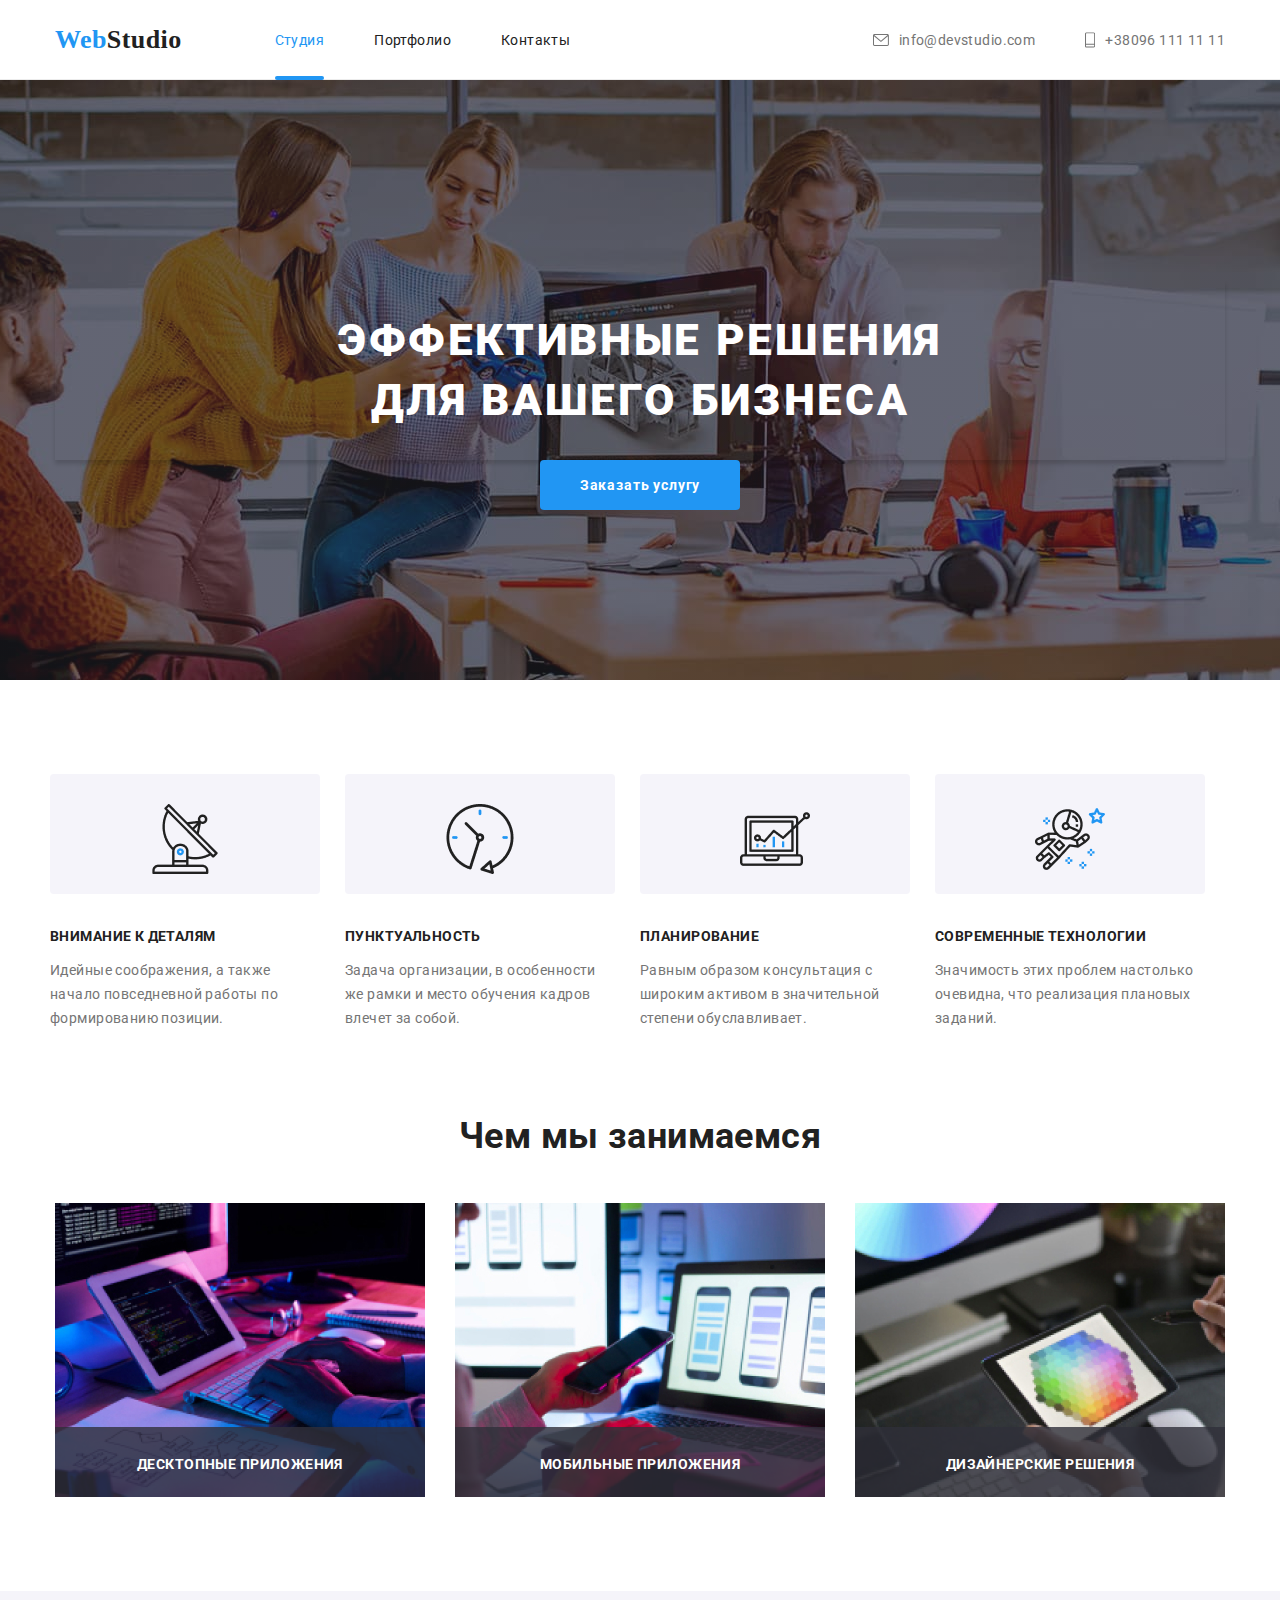
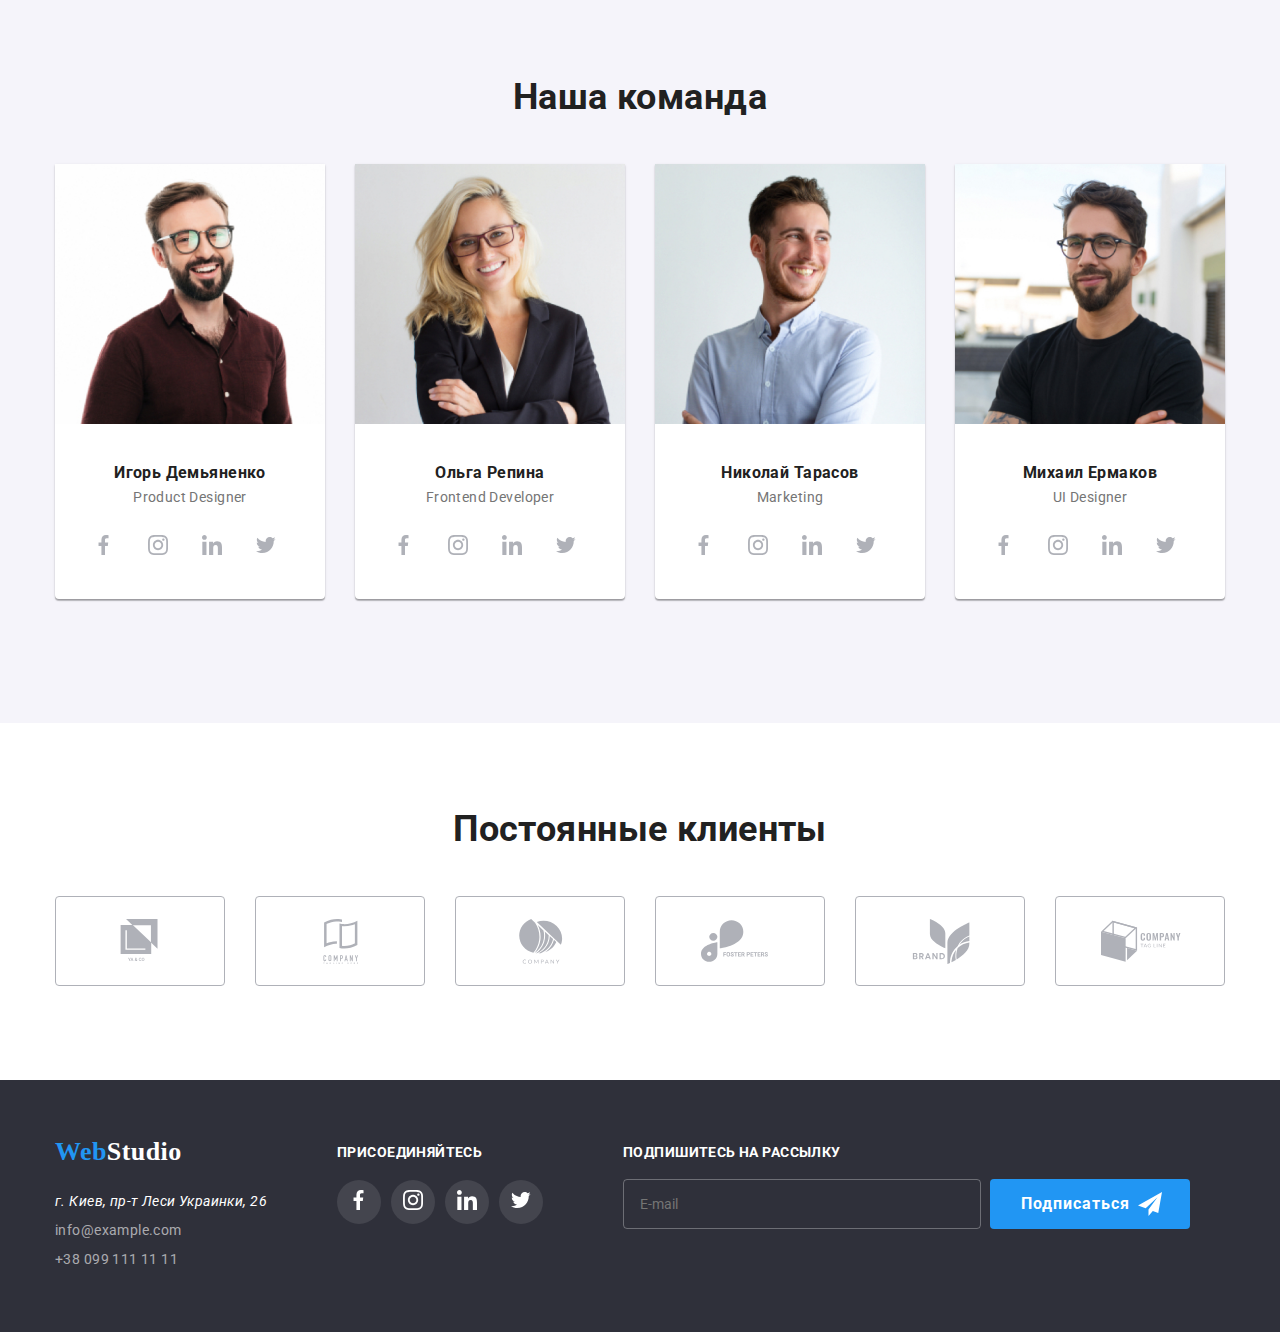
<file: index.html>
<!DOCTYPE html>
<html lang="ru">
<head>
    <meta charset="UTF-8">
    <meta name="viewport" content="width=device-width, initial-scale=1.0">
    <link rel="stylesheet" href="./css/styles.min.css">  
    <link href="https://fonts.googleapis.com/css2?family=Roboto:ital,wght@0,400;1,100&display=fallback" rel="stylesheet">

    <title>WebStudio - разработка программного обеспечения</title>
</head>
<body>
    <!-- Модалка начало -->
    <div class="backdrop is-hidden" data-modal>
        <div class="modal">
            <button class="close-modal" data-modal-close><svg class="animation"><use href="./images/sprite.svg#icon-close"></use></svg></button>
            <p class="modal-head">Оставьте свои данные, мы вам перезвоним</p>
           
            <form class="form-modal">
                
                <div class="field"><input type="text" id="name" name="your name">
                     <label class="name-label" for="name">Имя<svg class="login"><use href="./images/sprite.svg#icon-login"></use></svg>
                    </label></div>
                <div class="field"><input type="tel" id="tel" name="your phone">
                    <label class="tel-label" for="tel">Телефон<svg class="phone-call"><use href="./images/sprite.svg#icon-phone-call"></use></svg>
                    </label></div>
                <div class="field"><input type="email" id="email" name="your email">
                    <label class="mail-label" for="email">Почта<svg class="sendmail"><use href="./images/sprite.svg#icon-sendmail"></use></svg>
                    </label></div>
                <div class="field"><textarea id="comment" placeholder="Введите текст" name="your message"></textarea>
                    <label class="comment-label" for="comment">Комментарий</label></div>
                    
                    <div class="field-checkbox"><input type="checkbox" id="checkbox" name="agreement" class="animation"><label for="checkbox">Соглашаюсь с рассылкой и принимаю <a href="">Условия договора</a></label></div>

                
                <button class="btn-modal">Отправить</button>
            </form>
        </div>
    </div>
    <!-- Модалка конец -->
    <header>
        <div class="container flexbox">
            <nav class="navv">
        <p class="logo"><a href="./"><span>Web</span>Studio</a></p>
        <ul class="navigation list">
            <li class="menu-list">
                <a href="./" style="color:#2196F3;" class="active animation">Студия</a>
            </li>
            <li class="menu-list">
                <a href="./portfolio.html" class="animation">Портфолио</a>
            </li>
            <li class="menu-list">
                <a href="/" class="animation">Контакты</a>
            </li>
        </ul>
    </nav>
        <div class="header-contacts">
            <p><a href="mailto:info@devstudio.com" class="mail animation">
                <svg>
                    <use href="./images/sprite.svg#icon-mail"></use>
                </svg>
                info@devstudio.com</a></p>
            
                <p><a href="tel:380961111111" class="phone animation">
                    <svg>
                        <use href="./images/sprite.svg#icon-telephone"></use>
                    </svg>
                    +38096 111 11 11</a></p>
                
                </div>
            </div>
    </header>
    <main>
        <section class="maininfo">
           <div class="container">
            <h1 class="mainslogan">ЭФФЕКТИВНЫЕ РЕШЕНИЯ <br>ДЛЯ ВАШЕГО БИЗНЕСА</h1>
            <p><button class="order-service animation" data-modal-open>Заказать услугу</button></p> 
        </div>      
</section>
        <section class="qualities">
            <div class="container">
            <h2 class="invisible">Гарантия качества</h2>
            <ul class="list">
                <li class="special-aspects">
                <h3>Внимание к деталям</h3>
                <p>Идейные соображения,    а также начало повседневной работы по формированию позиции.</p>
                </li>
                <li class="special-aspects">
                    <h3>Пунктуальность</h3>
                    <p>Задача организации, в особенности же рамки и место обучения кадров влечет за собой.</p>
                </li>
                <li class="special-aspects">
                    <h3>Планирование</h3>
                    <p>Равным образом консультация с широким активом в значительной степени обуславливает.</p>
                </li>
                <li class="special-aspects">
                    <h3>Современные технологии</h3>
                    <p>Значимость этих проблем настолько очевидна, что реализация плановых заданий.</p>
                </li>
            </ul>
        </div>
        </section>
<section class="what-we-do">
    <div class="container">
<h2>Чем мы занимаемся</h2>
<ul class="list">
    <li class="what-we-do1"><img src="./images/img1.jpg" alt="Программирование" width="370" height="294">
    <p class="descr-of-work">Десктопные приложения</p>
</li>
    <li class="what-we-do1"><img src="./images/img2.jpg" alt="Адаптация под разные устройства" width="370" height="294">
        <p class="descr-of-work">Мобильные приложения</p>
    </li>
    <li class="what-we-do1"><img src="./images/img3.jpg" alt="Дизайн" width="370" height="294">
        <p class="descr-of-work">Дизайнерские решения</p>
    </li>
</ul>
</div>
</section>
<section class="our-team">
    <div class="container">
    <h2>Наша команда</h2>
    <ul class="list-of-teammates list">
        <li class="team">
            <img src="./images/teammate1.jpg" alt="Игорь Демьяненко" width="270" height="260">
            <div class="teammate"><h3>Игорь Демьяненко</h3>
                <p>Product Designer</p>
                <ul class="social list">
                    <li class="social-icon"><button class="but-icon animation"><svg>
                        <use href="./images/sprite.svg#icon-facebook"></use>
                    </svg></button></li>
                    <li class="social-icon"><button class="but-icon animation"><svg>
                        <use href="./images/sprite.svg#icon-instagram"></use>
                    </svg></button></li>
                    <li class="social-icon"><button class="but-icon animation"><svg>
                        <use href="./images/sprite.svg#icon-linkedin"></use>
                    </svg></button></li>
                    <li class="social-icon"><button class="but-icon animation"><svg>
                        <use href="./images/sprite.svg#icon-twitter"></use>
                    </svg></button></li>
                </ul></div>
        </li>
        <li class="team">
            <img src="./images/teammate2.jpg" alt="Ольга Репина" width="270" height="260">
            <div class="teammate"><h3>Ольга Репина</h3>
                <p>Frontend Developer</p>
                <ul class="social list">
                    <li class="social-icon"><button class="but-icon animation"><svg>
                        <use href="./images/sprite.svg#icon-facebook"></use>
                    </svg></button></li>
                    <li class="social-icon"><button class="but-icon animation"><svg>
                        <use href="./images/sprite.svg#icon-instagram"></use>
                    </svg></button></li>
                    <li class="social-icon"><button class="but-icon animation"><svg>
                        <use href="./images/sprite.svg#icon-linkedin"></use>
                    </svg></button></li>
                    <li class="social-icon"><button class="but-icon animation"><svg>
                        <use href="./images/sprite.svg#icon-twitter"></use>
                    </svg></button></li>
                </ul>
            </div>
        </li>
        <li class="team">
            <img src="./images/teammate3.jpg" alt="Николай Тарасов" width="270" height="260">
            <div class="teammate"><h3>Николай Тарасов</h3>
                <p>Marketing</p>
                <ul class="social list">
                    <li class="social-icon"><button class="but-icon animation"><svg>
                        <use href="./images/sprite.svg#icon-facebook"></use>
                    </svg></button></li>
                    <li class="social-icon"><button class="but-icon animation"><svg>
                        <use href="./images/sprite.svg#icon-instagram"></use>
                    </svg></button></li>
                    <li class="social-icon"><button class="but-icon animation"><svg>
                        <use href="./images/sprite.svg#icon-linkedin"></use>
                    </svg></button></li>
                    <li class="social-icon"><button class="but-icon animation"><svg>
                        <use href="./images/sprite.svg#icon-twitter"></use>
                    </svg></button></li>
                </ul>
            </div>
        </li>
        <li class="team">
            <img src="./images/teammate4.jpg" alt="Михаил Ермаков" width="270" height="260">
            <div class="teammate"><h3>Михаил Ермаков</h3>
                <p>UI Designer</p>
                <ul class="social list">
                    <li class="social-icon"><button class="but-icon animation"><svg>
                        <use href="./images/sprite.svg#icon-facebook"></use>
                    </svg></button></li>
                    <li class="social-icon"><button class="but-icon animation"><svg>
                        <use href="./images/sprite.svg#icon-instagram"></use>
                    </svg></button></li>
                    <li class="social-icon"><button class="but-icon animation"><svg>
                        <use href="./images/sprite.svg#icon-linkedin"></use>
                    </svg></button></li>
                    <li class="social-icon"><button class="but-icon animation"><svg>
                        <use href="./images/sprite.svg#icon-twitter"></use>
                    </svg></button></li>
                </ul>
            </div>
                
        </li>
    </ul>
</div>
</section>
<section class="customers">
<div class="container">
    <h2>Постоянные клиенты</h2>
<ul class="list">
    <li class="customer-logo animation"><a href="">
        <svg class="animation">
            <use href="./images/sprite.svg#icon-logo-1"></use>
        </svg>
    </a></li>
    <li class="customer-logo animation"><a href="">
        <svg>
            <use href="./images/sprite.svg#icon-logo-2"></use>
        </svg>
    </a></li>
    <li class="customer-logo animation"><a href="">
        <svg class="animation">
            <use href="./images/sprite.svg#icon-logo-3"></use>
        </svg>
    </a></li>
    <li class="customer-logo animation"><a href="">
        <svg class="animation">
            <use href="./images/sprite.svg#icon-logo-4"></use>
        </svg>
    </a></li>
    <li class="customer-logo animation"><a href="">
        <svg class="animation">
            <use href="./images/sprite.svg#icon-logo-5"></use>
        </svg>
    </a></li>
    <li class="customer-logo animation"><a href="">
        <svg class="animation">
            <use href="./images/sprite.svg#icon-logo-6"></use>
        </svg>
    </a></li>
</ul>
</div>
    
</section>
    </main>
    <footer>
        <div class="container">
            <div class="find-us">
                <div class="contact-us">
                    <p class="footer-logo"><span>Web</span>Studio</p>
                    <address>
                    <p>   г. Киев, пр-т Леси Украинки, 26
                    </p>
                    </address>
                    <p><a href="mailto:info@example.com" class="animation">info@example.com</a></p>
                    <p><a href="tel:380991111111" class="animation">+38 099 111 11 11</a>
                    </p>
                </div>
                <div class="footer-social"> 
                    <p class="footer-head">Присоединяйтесь</p>
                    <ul class="social list">
                        <li class="social-icon"><button class="but-icon animation"><svg>
                            <use href="./images/sprite.svg#icon-facebook"></use>
                        </svg></button></li>
                        <li class="social-icon"><button class="but-icon animation"><svg>
                            <use href="./images/sprite.svg#icon-instagram"></use>
                        </svg></button></li>
                        <li class="social-icon"><button class="but-icon animation"><svg>
                            <use href="./images/sprite.svg#icon-linkedin"></use>
                        </svg></button></li>
                        <li class="social-icon"><button class="but-icon animation"><svg>
                            <use href="./images/sprite.svg#icon-twitter"></use>
                        </svg></button></li>
                    </ul>
                </div>
                <div class="subscribe">
<p class="footer-head">Подпишитесь на рассылку</p>
<form class="form-subscribe">
<input type="email" name="subscribe" class="input-subscribe" placeholder="E-mail">
<button class="btn-subscribe">Подписаться<svg>
    <use href="./images/sprite.svg#icon-icon-send"></use>
</svg></button>
</form>
                </div>
            </div>
            
        </div>
        <a href="test.html"></a>
   </footer>
   <script src="./js/modal.js"></script>
</body>
</html>
</file>
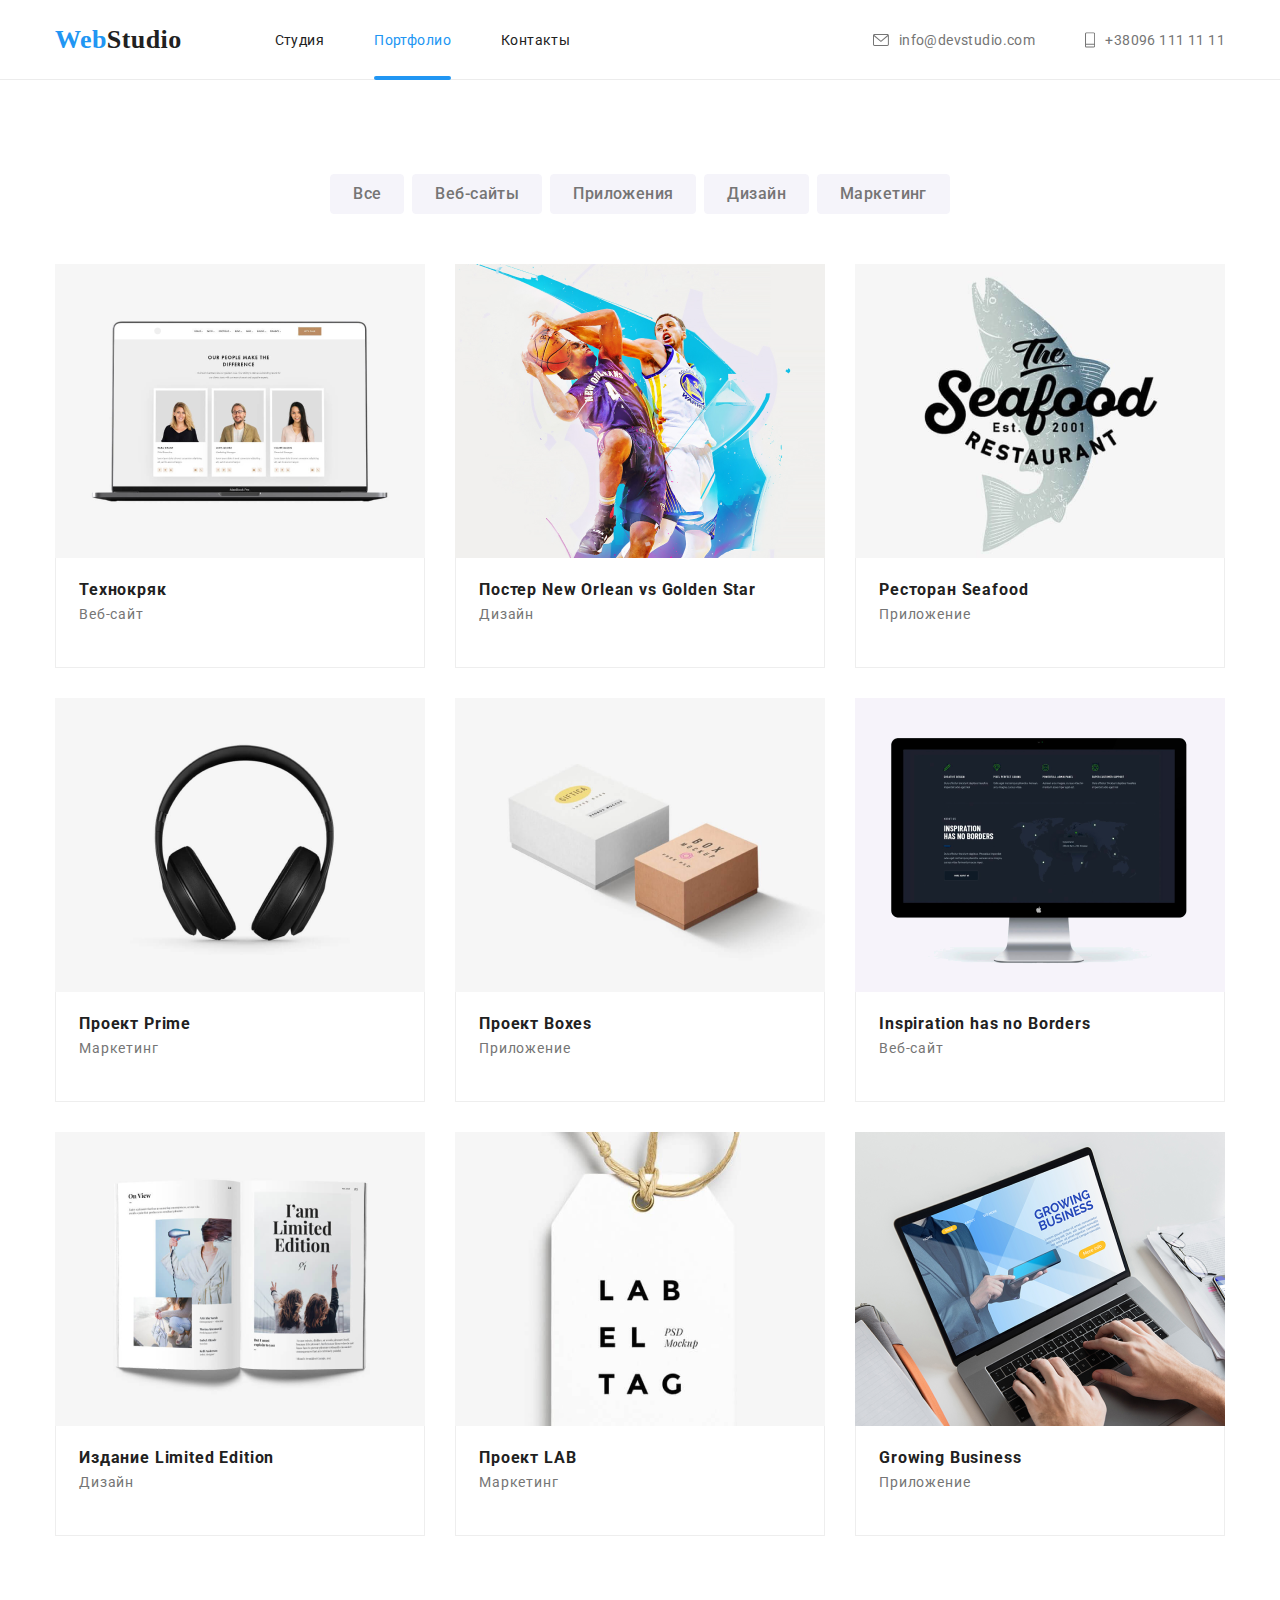
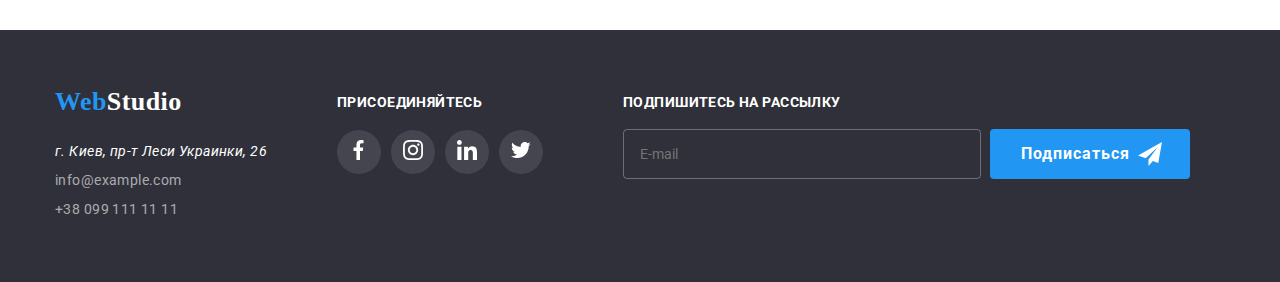
<file: portfolio.html>
<!DOCTYPE html>
<html lang="ru">
<head>
    <meta charset="UTF-8">
    <meta name="viewport" content="width=device-width, initial-scale=1.0">
    <link rel="stylesheet" href="./css/styles.min.css">  
    <link href="https://fonts.googleapis.com/css2?family=Roboto:ital,wght@0,400;1,100&display=fallback" rel="stylesheet">

    <title>WebStudio - разработка программного обеспечения</title>
</head>
<body>
    <header>
        <div class="container flexbox">
            <nav class="navv">
        <p class="logo"><a href="./"><span>Web</span>Studio</a></p>
        <ul class="navigation list">
            <li class="menu-list">
                <a href="./" class="animation">Студия</a>
            </li>
            <li class="menu-list">
                <a href="./portfolio.html" style="color:#2196F3;" class="active animation">Портфолио</a>
            </li>
            <li class="menu-list">
                <a href="/" class="animation">Контакты</a>
            </li>
        </ul>
    </nav>
        <div class="header-contacts">
            <p><a href="mailto:info@devstudio.com" class="mail animation">
                <svg>
                    <use href="./images/sprite.svg#icon-mail"></use>
                </svg>
                info@devstudio.com</a></p>
            
                <p><a href="tel:380961111111" class="phone animation">
                    <svg>
                        <use href="./images/sprite.svg#icon-telephone"></use>
                    </svg>
                    +38096 111 11 11</a></p>
                
                </div>
            </div>
    </header>
    <main>
        <section class="filter-of-works">
            <div class="container">
                <h2 class="invisible">Фильтр наших работ</h2>
            <ul class="list">
                <li class="animation">Все</li>
                <li class="animation">Веб-сайты</li>
                <li class="animation">Приложения</li>
                <li class="animation">Дизайн</li>
                <li class="animation">Маркетинг</li>
            </ul>
        </div>
        </section>
<section class="examples">
    <div class="container">
<h2 class="invisible">Примеры наших работ</h2>
<ul class="list">
    <li class="example animation"><div class="large-descr"><img src="./images/portfolio1.png" alt="Технокряк" width="370" height="294">
        <p>Lorem ipsum dolor sit, amet consectetur adipisicing elit. In, aut veniam itaque est laudantium sed.
        </p></div><div class="about-work"><h3>Технокряк</h3>
            <p>Веб-сайт</p></div></li>
    <li class="example animation"><div class="large-descr"><img src="./images/portfolio2.png" alt="Постер New Orlean vs Golden Star" width="370" height="294">
        <p>Lorem ipsum dolor sit, amet consectetur adipisicing elit. In, aut veniam itaque est laudantium sed.
        </p></div><div class="about-work"><h3>Постер New Orlean vs Golden Star</h3>
            <p>Дизайн</p></div></li>
    <li class="example animation"><div class="large-descr"><img src="./images/portfolio3.png" alt="Ресторан Seafood" width="370" height="294">
        <p>Lorem ipsum dolor sit, amet consectetur adipisicing elit. In, aut veniam itaque est laudantium sed.
        </p></div><div class="about-work"><h3>Ресторан Seafood</h3>
            <p>Приложение</p></div></li>
        <li class="example animation"><div class="large-descr"><img src="./images/portfolio4.png" alt="Проект Prime" width="370" height="294">
            <p>Lorem ipsum dolor sit, amet consectetur adipisicing elit. In, aut veniam itaque est laudantium sed.
        </p></div><div class="about-work"><h3>Проект Prime</h3>
                <p>Маркетинг </p></div></li>
        <li class="example animation"><div class="large-descr"><img src="./images/portfolio5.png" alt="Проект Boxes" width="370" height="294">
            <p>Lorem ipsum dolor sit, amet consectetur adipisicing elit. In, aut veniam itaque est laudantium sed.
        </p></div><div class="about-work"><h3>Проект Boxes</h3>
                <p>Приложение</p></div></li>
        <li class="example animation"><div class="large-descr"><img src="./images/portfolio6.png" alt="Inspiration has no Borders" width="370" height="294">
        <p>Lorem ipsum dolor sit, amet consectetur adipisicing elit. In, aut veniam itaque est laudantium sed.
        </p>
        </div>
            <div class="about-work"><h3>Inspiration has no Borders</h3>
                <p>Веб-сайт</p></div></li>
            <li class="example animation"><div class="large-descr"><img src="./images/portfolio7.png" alt="Издание Limited Edition" width="370" height="294">
                <p>Lorem ipsum dolor sit, amet consectetur adipisicing elit. In, aut veniam itaque est laudantium sed.</p></div><div class="about-work"><h3>Издание Limited Edition</h3>
                    <p>Дизайн</p></div></li>
            <li class="example animation"><div class="large-descr"><img src="./images/portfolio8.png" alt="Проект LAB" width="370" height="294">
                <p>Lorem ipsum dolor sit, amet consectetur adipisicing elit. In, aut veniam itaque est laudantium sed.</p></div><div class="about-work"><h3>Проект LAB</h3>
                    <p>Маркетинг</p></div></li>
            <li class="example animation"><div class="large-descr"><img src="./images/portfolio9.png" alt="Growing Business" width="370" height="294">
                <p>Lorem ipsum dolor sit, amet consectetur adipisicing elit. In, aut veniam itaque est laudantium sed.</p></div><div class="about-work"><h3>Growing Business</h3>
                    <p>Приложение</p></div></li>
</ul>
</div>
</section>

    </main>
    <footer>
        <div class="container">
            <div class="find-us">
                <div class="contact-us">
                    <p class="footer-logo"><span>Web</span>Studio</p>
                    <address>
                    <p>   г. Киев, пр-т Леси Украинки, 26
                    </p>
                    </address>
                    <p><a href="mailto:info@example.com" class="animation">info@example.com</a></p>
                    <p><a href="tel:380991111111" class="animation">+38 099 111 11 11</a>
                    </p>
                </div>
                <div class="footer-social"> 
                    <p class="footer-head">Присоединяйтесь</p>
                    <ul class="social list">
                        <li class="social-icon"><button class="but-icon animation"><svg>
                            <use href="./images/sprite.svg#icon-facebook"></use>
                        </svg></button></li>
                        <li class="social-icon"><button class="but-icon animation"><svg>
                            <use href="./images/sprite.svg#icon-instagram"></use>
                        </svg></button></li>
                        <li class="social-icon"><button class="but-icon animation"><svg>
                            <use href="./images/sprite.svg#icon-linkedin"></use>
                        </svg></button></li>
                        <li class="social-icon"><button class="but-icon animation"><svg>
                            <use href="./images/sprite.svg#icon-twitter"></use>
                        </svg></button></li>
                    </ul>
                </div>
                <div class="subscribe">
<p class="footer-head">Подпишитесь на рассылку</p>
<form class="form-subscribe">
<input type="email" name="subscribe" class="input-subscribe" placeholder="E-mail">
<button class="btn-subscribe">Подписаться<svg>
    <use href="./images/sprite.svg#icon-icon-send"></use>
</svg></button>
</form>
                </div>
            </div>
            
        </div>
   </footer>
</body>
</html>
</file>
<file: css/styles.min.css>
*{margin:0;padding:0px 0px 0px 0px}body{background-color:#fff;font-family:Roboto;font-style:normal;font-weight:normal;font-size:14px;line-height:24px;letter-spacing:0.03em;color:#757575}*::-moz-selection{background-color:yellowgreen}*::selection{background-color:yellowgreen}.container{width:1200px;padding:0 15px;margin:0 auto}.flexbox{display:-webkit-box;display:-ms-flexbox;display:flex;-webkit-box-pack:justify;-ms-flex-pack:justify;justify-content:space-between}h1,h2,h3,h4,h5,h6{color:#212121}h2{font-size:36px;margin-bottom:55px;text-align:center;font-family:"Roboto"}h3{font-size:16px}p{margin:0 0 0px 0}button{width:200px;height:50px;background-color:#2196F3;font-family:Roboto;font-style:normal;font-weight:bold;font-size:16px;line-height:30px;text-align:center;letter-spacing:0.06em;padding:10px 30px;color:#fff;border:none;border-radius:4px;cursor:pointer}.invisible{display:none}.animation{-webkit-transition:250ms cubic-bezier(0.4, 0, 0.2, 1);transition:250ms cubic-bezier(0.4, 0, 0.2, 1)}/*! modern-normalize v0.7.0 | MIT License | https://github.com/sindresorhus/modern-normalize */*,*::after,*::before{-webkit-box-sizing:border-box;box-sizing:border-box}:root{-moz-tab-size:4;-o-tab-size:4;tab-size:4}html{line-height:1.15;-webkit-text-size-adjust:100%}body{margin:0}body{font-family:Roboto,Helvetica,Arial,sans-serif,'Apple Color Emoji','Segoe UI Emoji'}hr{height:0}abbr[title]{-webkit-text-decoration:underline dotted;text-decoration:underline dotted}b,strong{font-weight:bolder}code,kbd,pre,samp{font-family:ui-monospace,SFMono-Regular,Consolas,'Liberation Mono',Menlo,monospace;font-size:1em}small{font-size:80%}sub,sup{font-size:75%;line-height:0;position:relative;vertical-align:baseline}sub{bottom:-.25em}sup{top:-.5em}button,input,optgroup,select,textarea{font-family:inherit;font-size:100%;line-height:1.15;margin:0}button,select{text-transform:none}[type=button],[type=reset],[type=submit],button{-webkit-appearance:button}[type=button]::-moz-focus-inner,[type=reset]::-moz-focus-inner,[type=submit]::-moz-focus-inner,button::-moz-focus-inner{border-style:none;padding:0}[type=button]:-moz-focusring,[type=reset]:-moz-focusring,[type=submit]:-moz-focusring,button:-moz-focusring{outline:1px dotted ButtonText}legend{padding:0}progress{vertical-align:baseline}[type=number]::-webkit-inner-spin-button,[type=number]::-webkit-outer-spin-button{height:auto}[type=search]{-webkit-appearance:textfield;outline-offset:-2px}[type=search]::-webkit-search-decoration{-webkit-appearance:none}::-webkit-file-upload-button{-webkit-appearance:button;font:inherit}summary{display:list-item}header{background-image:url(../images/line-header.png);background-position:bottom;background-repeat:repeat-x}header .container{height:80px}.navv{display:-webkit-box;display:-ms-flexbox;display:flex;-webkit-box-align:center;-ms-flex-align:center;align-items:center}.list{list-style-type:none;margin:0;padding:0}.logo{font-size:26px;font-weight:bold;font-family:Raleway;font-style:normal}.logo a{color:#212121;text-decoration:none}.logo span{color:#2196F3}.navigation{display:-webkit-box;display:-ms-flexbox;display:flex;margin-left:93px}.navigation a{text-decoration:none;color:#212121}.menu-list{font-size:14px;margin-right:50px}.menu-list:last-child{margin-right:0px}.menu-list a{position:relative;padding:30px 0}.menu-list a:hover,.menu-list a:focus{color:#2196F3}.menu-list a::after{content:"";position:absolute;left:0px;top:74px;width:100%;border-radius:2px;height:4px;background-color:#2196F3;-webkit-transform:scaleX(0);transform:scaleX(0);-webkit-transition:-webkit-transform 250ms cubic-bezier(0.4, 0, 0.2, 1);transition:-webkit-transform 250ms cubic-bezier(0.4, 0, 0.2, 1);transition:transform 250ms cubic-bezier(0.4, 0, 0.2, 1);transition:transform 250ms cubic-bezier(0.4, 0, 0.2, 1), -webkit-transform 250ms cubic-bezier(0.4, 0, 0.2, 1)}.menu-list a:hover::after,.menu-list a:focus::after{left:0;top:74px;-webkit-transform:scaleX(1);transform:scaleX(1)}.menu-list a.active::after{width:100%;left:0;top:74px;-webkit-transform:scaleX(1);transform:scaleX(1)}.header-contacts{display:-webkit-box;display:-ms-flexbox;display:flex;-webkit-box-align:center;-ms-flex-align:center;align-items:center}.header-contacts p{margin-left:50px}.header-contacts p:first-child{margin-left:0px}.header-contacts a{display:-webkit-box;display:-ms-flexbox;display:flex;-webkit-box-align:center;-ms-flex-align:center;align-items:center;padding:0;color:#757575;text-decoration:none}.header-contacts a:hover,.header-contacts a:focus{color:#2196F3}.mail svg{width:16px;height:12px;margin-right:10px;fill:#757575}.mail:hover svg,.mail:focus svg{fill:#2196F3}.phone svg{width:10px;height:16px;margin-right:10px;fill:#757575}.phone:hover svg,.phone:focus svg{fill:#2196F3}.maininfo{height:600px;background-image:-webkit-gradient(linear, left top, left bottom, color-stop(50%, rgba(47,48,58,0.4)), to(rgba(47,48,58,0.4))),url(../images/webstudio-banner.jpg);background-image:linear-gradient(rgba(47,48,58,0.4) 50%, rgba(47,48,58,0.4) 100%),url(../images/webstudio-banner.jpg);background-repeat:no-repeat, no-repeat;background-position-x:center, center;background-size:1600px, 1600px;text-align:center;padding-top:200px}.mainslogan{padding:30px;font-family:Roboto;font-style:normal;font-weight:900;font-size:44px;line-height:60px;text-align:center;letter-spacing:0.06em;text-transform:uppercase;color:#fff;-webkit-box-shadow:0px 4px 4px rgba(0,0,0,0.15);box-shadow:0px 4px 4px rgba(0,0,0,0.15)}.qualities{font-size:14px;padding:94px 15px;letter-spacing:0.03em;font-weight:normal}.qualities h3{text-transform:uppercase;font-size:14px;margin:0 0 10px 0px}.qualities ul{display:-webkit-box;display:-ms-flexbox;display:flex}.special-aspects{width:270px;margin:0 30px 0 -5px}.special-aspects::before{content:"";display:block;width:270px;height:120px;margin-bottom:30px;background-color:#F5F4FA;background-position:center top 30px;border-radius:4px;background-repeat:no-repeat}.special-aspects:nth-child(1)::before{background-image:url(../images/icons/details.png)}.special-aspects:nth-child(2)::before{background-image:url(../images/icons/clock.png)}.special-aspects:nth-child(3)::before{background-image:url(../images/icons/diagram.png)}.special-aspects:nth-child(4)::before{background-image:url(../images/icons/technologies.png);margin-right:0px}.what-we-do ul{display:-webkit-box;display:-ms-flexbox;display:flex;-webkit-box-pack:justify;-ms-flex-pack:justify;justify-content:space-between;padding-bottom:94px}.what-we-do1{position:relative;height:294px;margin-right:30px}.what-we-do1:last-child{margin-right:0px}.descr-of-work{position:absolute;width:370px;height:70px;bottom:0px;left:0px;text-transform:uppercase;color:#fff;text-align:center;font-weight:bold;padding-top:25px;padding-bottom:5px;background:rgba(47,48,58,0.8)}.our-team{background:#F5F4FA repeat-x;padding:94px 15px}.list-of-teammates{display:-webkit-box;display:-ms-flexbox;display:flex}.team{background:#fff;-webkit-box-shadow:0px 1px 3px rgba(0,0,0,0.12),0px 1px 1px rgba(0,0,0,0.14),0px 2px 1px rgba(0,0,0,0.2);box-shadow:0px 1px 3px rgba(0,0,0,0.12),0px 1px 1px rgba(0,0,0,0.14),0px 2px 1px rgba(0,0,0,0.2);border-radius:0px 0px 4px 4px;margin:0 30px 30px 0;width:270px}.teammate{text-align:center;padding:30px 0 30px 0}.but-icon{background-color:#fff;border:none;margin-right:10px;padding:0px;width:44px;height:44px;border-radius:50%}.but-icon:hover,.but-icon:focus{background-color:#2196F3;border-radius:50%}.social{display:-webkit-box;display:-ms-flexbox;display:flex;-webkit-box-pack:center;-ms-flex-pack:center;justify-content:center;margin-top:16px}.but-icon svg{width:20px;height:20px;border:none;fill:#AFB1B8}.but-icon:hover svg,.but-icon:focus svg{fill:#fff}.customers{padding-top:94px;padding-bottom:94px}.customers ul{display:-webkit-box;display:-ms-flexbox;display:flex}.customer-logo a{display:block;border:1px solid #AFB1B8;border-radius:4px;width:170px;height:90px;margin-right:30px;padding:22px 45px}.customer-logo a:hover,.customer-logo a:focus{border:1px solid #2196F3}.customer-logo svg{fill:#AFB1B8;width:80px;height:45px}.customer-logo a:hover svg,.customer-logo a:focus svg{fill:#2196F3}footer{height:252px;background:url(../images/banner.png) repeat-x;color:#fff;padding:60px 15px 60px 15px}footer a{color:rgba(255,255,255,0.6);text-decoration:none}footer a:hover,footer a:focus{color:#2196F3;text-decoration:none}footer p{margin-bottom:5px}.footer-logo{font-size:26px;padding-bottom:20px;font-weight:bold;font-family:Raleway;font-style:normal;width:100px}.footer-logo span{color:#2196F3}.find-us{display:-webkit-box;display:-ms-flexbox;display:flex}.footer-social,.subscribe{text-transform:uppercase;margin-left:70px;font-weight:bold}.form-subscribe{color:#fff}.input-subscribe{background-color:transparent;border-radius:4px;width:358px;height:50px;border:1px solid rgba(255,255,255,0.3);margin-top:10px;margin-right:6px;color:#fff;padding:15px 16px}.btn-subscribe{position:relative;font-size:16px;width:200px;padding-left:0}.btn-subscribe svg{position:absolute;right:28px;top:13px;width:24px;height:24px;margin-left:5px}footer .but-icon{background-color:rgba(255,255,255,0.1)}footer .but-icon svg{fill:#fff}.backdrop{opacity:1;width:100%;height:100%;position:fixed;top:0;left:0;background-color:rgba(0,0,0,0.5);overflow:hidden;z-index:2;-webkit-transition:opacity 250ms cubic-bezier(0.4, 0, 0.2, 1);transition:opacity 250ms cubic-bezier(0.4, 0, 0.2, 1)}.modal{position:absolute;top:50%;left:50%;width:528px;padding:40px;background-color:#fff;-webkit-transform:translate(-50%, -50%) scale(1);transform:translate(-50%, -50%) scale(1);-webkit-transition:-webkit-transform 250ms cubic-bezier(0.4, 0, 0.2, 1);transition:-webkit-transform 250ms cubic-bezier(0.4, 0, 0.2, 1);transition:transform 250ms cubic-bezier(0.4, 0, 0.2, 1);transition:transform 250ms cubic-bezier(0.4, 0, 0.2, 1), -webkit-transform 250ms cubic-bezier(0.4, 0, 0.2, 1)}.backdrop.is-hidden .modal{-webkit-transform:translate(-50%, -50%) scale(0);transform:translate(-50%, -50%) scale(0)}button.close-modal{width:30px;height:30px;position:absolute;top:8px;right:8px;padding:5px 10px;color:#212121;border:1px solid rgba(0,0,0,0.1);border-radius:50%;cursor:pointer;background-color:#fff}.close-modal svg{width:11px;height:11px;-webkit-transform:translate(-1px, 1px);transform:translate(-1px, 1px)}.close-modal:hover svg,.close-modal:focus svg{fill:#2196F3}.backdrop.is-hidden{opacity:0;pointer-events:none;-webkit-transition:opacity 250ms cubic-bezier(0.4, 0, 0.2, 1);transition:opacity 250ms cubic-bezier(0.4, 0, 0.2, 1)}.modal-head{font-style:normal;font-weight:bold;font-size:20px;line-height:23px;text-align:center;letter-spacing:0.03em;color:#212121}.field{position:relative}.field label{position:absolute;top:-10px;left:0px;height:50px;font-size:12px}.field:nth-child(1){margin-top:12px}.field input,.field textarea{width:100%;margin-top:14px;margin-bottom:14px;font-size:14px;border:1px solid rgba(33,33,33,0.2);border-radius:4px}.field input:focus,.field textarea:focus{outline-color:#2196F3}.field>input{height:40px;padding:11px 35px}.field textarea::-webkit-input-placeholder{font-size:12px}.field textarea:-ms-input-placeholder{font-size:12px}.field textarea::-ms-input-placeholder{font-size:12px}.field textarea::placeholder{font-size:12px}.field svg{width:12px;height:12px;position:absolute;bottom:0px;left:15px;z-index:3}.field textarea{padding:11px 15px;height:120px;resize:none}.field-checkbox input{margin-right:8px;padding-top:10px;vertical-align:middle}.field-checkbox label{display:inline-block}.field-checkbox input{width:16px;height:15px;cursor:pointer}.field-checkbox input::after{content:"";display:block;width:16px;height:15px;background-image:url(../images/icons/bird1.svg);background-color:#2196F3;background-repeat:no-repeat;background-position:2px 2px;opacity:0}.field-checkbox input:checked::after{opacity:1}.field-checkbox input:checked:hover::after{background-color:#5da9e7}.btn-modal{display:block;margin:30px auto 0px;font-size:16px;font-weight:bold;-webkit-box-shadow:0px 4px 4px rgba(0,0,0,0.15);box-shadow:0px 4px 4px rgba(0,0,0,0.15)}.field-checkbox a{color:#2196F3}input:focus+label svg,textarea#comment:focus+label svg{fill:#2196F3}.filter-of-works ul{display:-webkit-box;display:-ms-flexbox;display:flex;-webkit-box-pack:center;-ms-flex-pack:center;justify-content:center;margin-top:94px;margin-bottom:50px}.filter-of-works li{margin-right:8px;border:1px solid #F5F4FA;background:#F5F4FA;border-radius:4px;font-style:normal;font-weight:500;font-size:16px;line-height:26px;padding:6px 22px}.filter-of-works li:hover,.filter-of-works li:focus{background:#2196F3;color:#fff;cursor:pointer}.filter-of-works li:last-child{margin-right:0px}.examples ul{display:-webkit-box;display:-ms-flexbox;display:flex;-webkit-box-orient:horizontal;-webkit-box-direction:normal;-ms-flex-direction:row;flex-direction:row;-ms-flex-wrap:wrap;flex-wrap:wrap;margin-bottom:64px}.example{margin:0 30px 30px 0;background-image:url(../images/container-item.png);height:404px;position:relative}.example:hover,.example:focus{cursor:pointer;-webkit-box-shadow:0px 1px 1px rgba(0,0,0,0.12),0px 4px 4px rgba(0,0,0,0.06),1px 4px 6px rgba(0,0,0,0.16);box-shadow:0px 1px 1px rgba(0,0,0,0.12),0px 4px 4px rgba(0,0,0,0.06),1px 4px 6px rgba(0,0,0,0.16)}.example:nth-child(3n){margin:0 0px 30px 0}.large-descr{overflow:hidden;position:relative;width:370px;height:294px}.large-descr>p{position:absolute;background-color:rgba(33,150,243,0.7);color:#fff;width:370px;height:294px;-webkit-transition:-webkit-transform 250ms cubic-bezier(0.4, 0, 0.2, 1);transition:-webkit-transform 250ms cubic-bezier(0.4, 0, 0.2, 1);transition:transform 250ms cubic-bezier(0.4, 0, 0.2, 1);transition:transform 250ms cubic-bezier(0.4, 0, 0.2, 1), -webkit-transform 250ms cubic-bezier(0.4, 0, 0.2, 1);padding:15px}.example:hover .large-descr>p,.example:focus .large-descr>p{opacity:1;-webkit-transform:translateY(-301px);transform:translateY(-301px)}.about-work{letter-spacing:0.06em;text-indent:24px;margin-bottom:20px;margin-top:20px}.about-work h3{display:block;max-width:346px}
/*# sourceMappingURL=styles.min.css.map */
</file>
